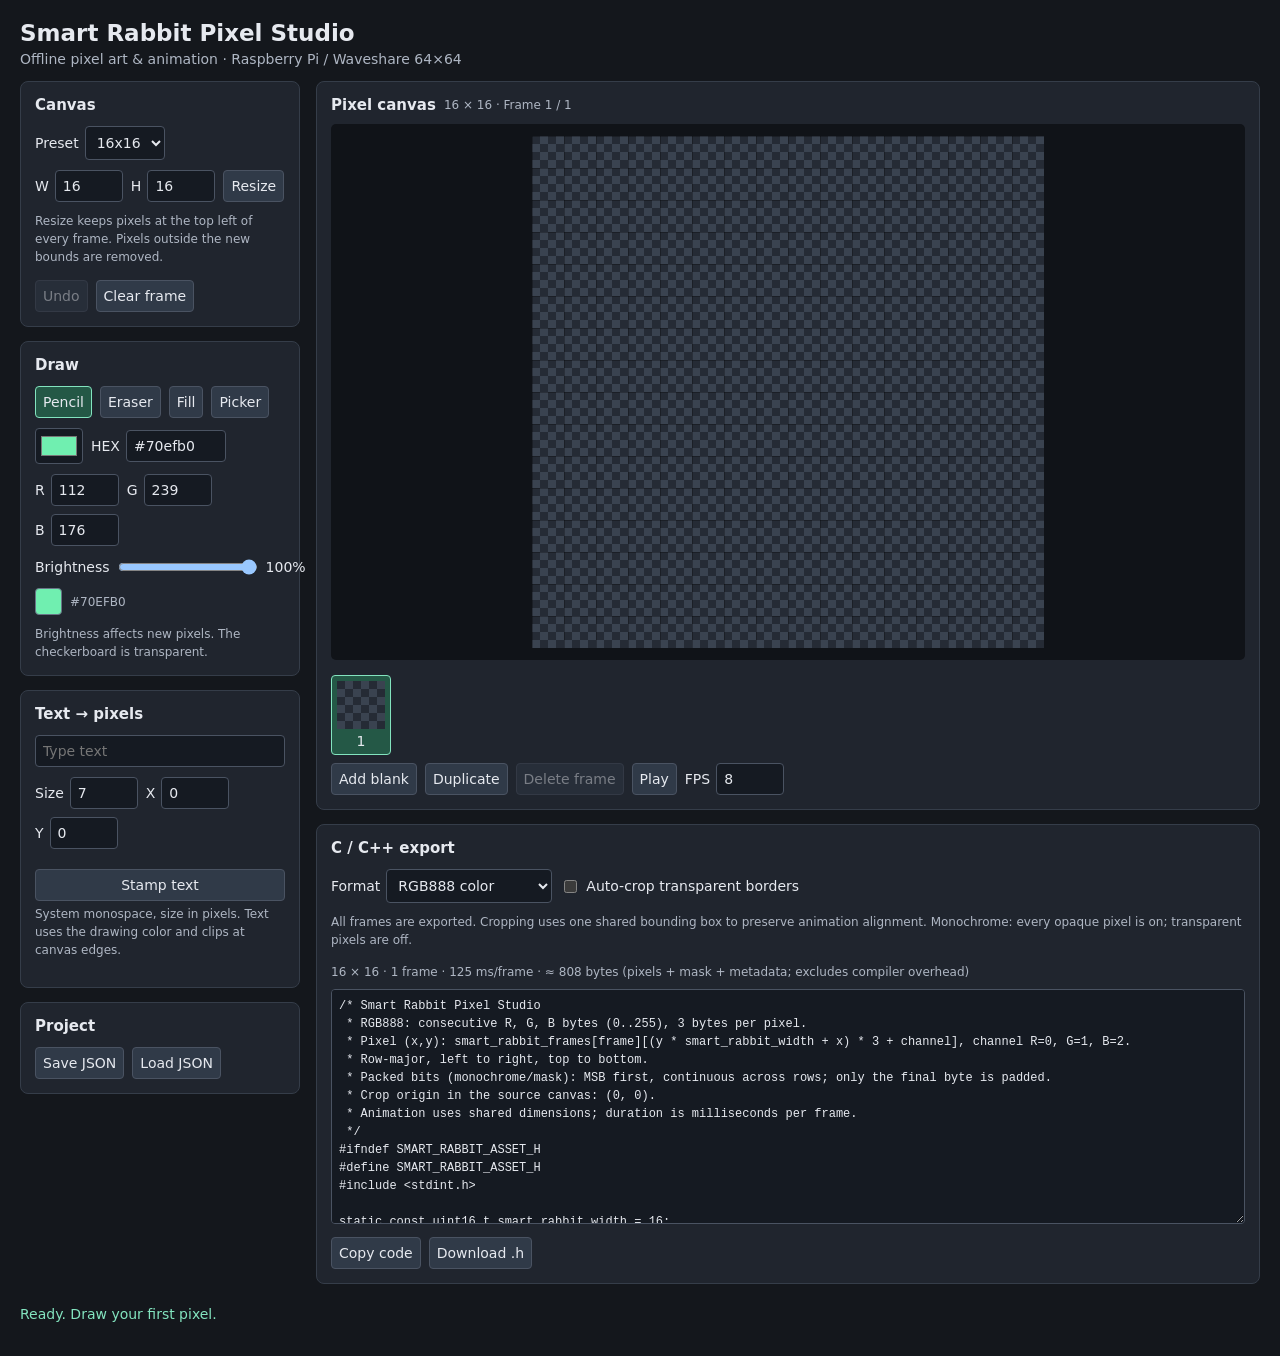
<file: index.html>
<!doctype html>
<html lang="en">
<head>
<meta charset="utf-8">
<meta name="viewport" content="width=device-width,initial-scale=1">
<title>Smart Rabbit Pixel Studio</title>
<style>
  :root { color-scheme: dark; font: 14px system-ui, sans-serif; background: #14171c; color: #e6e9ef; }
  * { box-sizing: border-box; }
  body { margin: 0 auto; padding: 20px; max-width: 1400px; }
  h1 { font-size: 23px; margin: 0 0 5px; } h2 { font-size: 15px; margin: 0 0 12px; }
  p { color: #aeb6c3; margin: 4px 0 14px; }
  main { display: grid; grid-template-columns: 280px minmax(0,1fr); gap: 16px; }
  section { background: #20252e; border: 1px solid #353d49; border-radius: 8px; padding: 14px; margin-bottom: 14px; }
  label { display: inline-flex; align-items: center; gap: 6px; } .stack { display: flex; flex-direction: column; gap: 10px; }
  .row { display: flex; flex-wrap: wrap; align-items: center; gap: 8px; margin-bottom: 10px; } .row:last-child { margin-bottom: 0; }
  input, select, button, textarea { font: inherit; border: 1px solid #4a5362; border-radius: 4px; background: #151a22; color: inherit; padding: 7px; }
  button { cursor: pointer; background: #303a48; } button:hover { background: #414f62; }
  button.active, button[aria-pressed="true"] { border-color: #83e4bf; background: #245846; }
  button:disabled { opacity: .45; cursor: default; } input[type=number] { width: 68px; } input[type=color] { width: 48px; height: 36px; padding: 3px; }
  input[type=range] { padding: 0; width: 140px; } input[type=checkbox] { accent-color: #83e4bf; }
  #hex { width: 100px; } #text { width: 100%; } #swatch { width: 27px; height: 27px; border: 1px solid #697587; border-radius: 4px; }
  .hint { font-size: 12px; color: #aeb6c3; line-height: 1.5; } .wide { width: 100%; }
  #stage { overflow: auto; padding: 12px; background: #101318; text-align: center; border-radius: 5px; }
  .checker { background-color: #252b35; background-image: conic-gradient(#3a4350 25%,transparent 0 50%,#3a4350 0 75%,transparent 0); background-size: 16px 16px; }
  #canvas { display: block; margin: auto; image-rendering: pixelated; touch-action: none; cursor: crosshair; }
  #frames { display: flex; gap: 8px; overflow-x: auto; padding: 3px 0 8px; margin-top: 12px; }
  .frame { flex: 0 0 auto; padding: 5px; min-width: 58px; } .frame canvas { display: block; width: 48px; height: 48px; object-fit: contain; image-rendering: pixelated; margin-bottom: 4px; }
  textarea { width: 100%; min-height: 235px; resize: vertical; font: 12px/1.5 Consolas, monospace; tab-size: 2; }
  #status { min-height: 22px; color: #83e4bf; margin: 8px 0; } #exportInfo { margin: 8px 0; }
  @media(max-width: 760px) { body { padding: 12px; } main { grid-template-columns: 1fr; } aside { display: grid; grid-template-columns: repeat(auto-fit,minmax(240px,1fr)); gap: 12px; } aside section { margin: 0; } }
</style>
</head>
<body>
<header><h1>Smart Rabbit Pixel Studio</h1><p>Offline pixel art &amp; animation · Raspberry Pi / Waveshare 64×64</p></header>
<main>
<aside>
  <section>
    <h2>Canvas</h2>
    <div class="row"><label>Preset <select id="preset"><option>5x7</option><option>8x8</option><option selected>16x16</option><option>32x32</option><option>64x64</option></select></label></div>
    <div class="row"><label>W <input id="width" type="number" min="1" max="64" value="16"></label><label>H <input id="height" type="number" min="1" max="64" value="16"></label><button id="resize">Resize</button></div>
    <p class="hint">Resize keeps pixels at the top left of every frame. Pixels outside the new bounds are removed.</p>
    <div class="row"><button id="undo" disabled>Undo</button><button id="clear">Clear frame</button></div>
  </section>
  <section>
    <h2>Draw</h2>
    <div class="row" id="tools"><button data-tool="pencil" aria-pressed="true">Pencil</button><button data-tool="eraser" aria-pressed="false">Eraser</button><button data-tool="fill" aria-pressed="false">Fill</button><button data-tool="picker" aria-pressed="false">Picker</button></div>
    <div class="row"><input id="color" type="color" value="#70efb0" aria-label="Drawing color"><label>HEX <input id="hex" value="#70efb0" maxlength="7" spellcheck="false"></label></div>
    <div class="row"><label>R <input id="r" type="number" min="0" max="255" value="112"></label><label>G <input id="g" type="number" min="0" max="255" value="239"></label><label>B <input id="b" type="number" min="0" max="255" value="176"></label></div>
    <label>Brightness <input id="brightness" type="range" min="0" max="100" value="100"><output id="brightnessValue">100%</output></label>
    <div class="row" style="margin-top:10px"><span id="swatch"></span><span id="effective" class="hint"></span></div>
    <span class="hint">Brightness affects new pixels. The checkerboard is transparent.</span>
  </section>
  <section>
    <h2>Text → pixels</h2>
    <div class="stack"><input id="text" placeholder="Type text" aria-label="Text to draw"><div class="row"><label>Size <input id="textSize" type="number" min="1" max="64" value="7"></label><label>X <input id="textX" type="number" min="0" max="63" value="0"></label><label>Y <input id="textY" type="number" min="0" max="63" value="0"></label></div><button id="stamp">Stamp text</button></div>
    <p class="hint">System monospace, size in pixels. Text uses the drawing color and clips at canvas edges.</p>
  </section>
  <section><h2>Project</h2><div class="row"><button id="save">Save JSON</button><button id="load">Load JSON</button><input id="projectFile" type="file" accept=".json,application/json" hidden></div></section>
</aside>
<div>
  <section>
    <div class="row"><h2 style="margin:0">Pixel canvas</h2><span id="canvasInfo" class="hint"></span></div>
    <div id="stage"><canvas id="canvas" class="checker" aria-label="Pixel drawing canvas"></canvas></div>
    <div id="frames" aria-label="Animation frames"></div>
    <div class="row"><button id="add">Add blank</button><button id="duplicate">Duplicate</button><button id="delete">Delete frame</button><button id="play">Play</button><label>FPS <input id="fps" type="number" min="1" max="60" value="8"></label></div>
  </section>
  <section>
    <h2>C / C++ export</h2>
    <div class="row"><label>Format <select id="format"><option value="rgb888">RGB888 color</option><option value="rgb565">RGB565 color</option><option value="mono">1-bit monochrome</option></select></label><label><input id="crop" type="checkbox">Auto-crop transparent borders</label></div>
    <p class="hint">All frames are exported. Cropping uses one shared bounding box to preserve animation alignment. Monochrome: every opaque pixel is on; transparent pixels are off.</p>
    <div id="exportInfo" class="hint"></div>
    <textarea id="code" readonly spellcheck="false" aria-label="Generated C or C++ code"></textarea>
    <div class="row" style="margin-top:10px"><button id="copy">Copy code</button><button id="download">Download .h</button></div>
  </section>
</div>
</main>
<div id="status" role="status" aria-live="polite">Ready. Draw your first pixel.</div>
<script>
'use strict';
const $ = id => document.getElementById(id);
let width = 16, height = 16, frames = [Array(256).fill(null)], current = 0;
let tool = 'pencil', baseColor = 0x70efb0, brightness = 100, history = [], timer = null;
let drawing = false, lastPoint = null;
const canvas = $('canvas'), ctx = canvas.getContext('2d');
let cell = 24;
const clamp = (n, lo, hi) => Math.max(lo, Math.min(hi, n));
const integer = (value, fallback, lo, hi) => Number.isFinite(Number(value)) && String(value).trim() !== '' ? clamp(Math.round(Number(value)), lo, hi) : fallback;
const hex = value => '#' + value.toString(16).padStart(6, '0');
const say = message => { $('status').textContent = message; };
function drawingColor() {
  const scale = brightness / 100;
  return (Math.round((baseColor >> 16) * scale) << 16) | (Math.round(((baseColor >> 8) & 255) * scale) << 8) | Math.round((baseColor & 255) * scale);
}
function syncColor() {
  $('color').value = $('hex').value = hex(baseColor);
  $('r').value = baseColor >> 16; $('g').value = (baseColor >> 8) & 255; $('b').value = baseColor & 255;
  $('brightness').value = brightness; $('brightnessValue').textContent = brightness + '%';
  $('swatch').style.background = hex(drawingColor()); $('effective').textContent = hex(drawingColor()).toUpperCase();
}
function stop() { if (timer !== null) clearInterval(timer); timer = null; $('play').textContent = 'Play'; }
function remember() {
  stop(); history.push({width, height, frames: frames.map(f => f.slice()), current});
  if (history.length > 30) history.shift(); $('undo').disabled = false;
}
function renderCanvas() {
  cell = Math.max(7, Math.min(36, Math.floor(512 / Math.max(width, height))));
  const cw = width * cell, ch = height * cell;
  if (canvas.width !== cw || canvas.height !== ch) { canvas.width = cw; canvas.height = ch; }
  ctx.clearRect(0, 0, cw, ch);
  frames[current].forEach((color, i) => { if (color !== null) { ctx.fillStyle = hex(color); ctx.fillRect((i % width) * cell, Math.floor(i / width) * cell, cell, cell); } });
  ctx.strokeStyle = 'rgba(0,0,0,.27)'; ctx.lineWidth = 1; ctx.beginPath();
  for (let x = 0; x <= width; x++) { ctx.moveTo(x * cell + .5, 0); ctx.lineTo(x * cell + .5, ch); }
  for (let y = 0; y <= height; y++) { ctx.moveTo(0, y * cell + .5); ctx.lineTo(cw, y * cell + .5); } ctx.stroke();
  $('canvasInfo').textContent = `${width} × ${height} · Frame ${current + 1} / ${frames.length}`;
  [...$('frames').children].forEach((button, i) => { button.classList.toggle('active', i === current); button.setAttribute('aria-pressed', String(i === current)); });
}
function renderFrames() {
  $('frames').replaceChildren();
  frames.forEach((frame, index) => {
    const button = document.createElement('button'); button.className = 'frame'; button.title = `Select frame ${index + 1}`;
    const thumb = document.createElement('canvas'); thumb.width = width; thumb.height = height; thumb.className = 'checker';
    const tc = thumb.getContext('2d'); frame.forEach((color, i) => { if (color !== null) { tc.fillStyle = hex(color); tc.fillRect(i % width, Math.floor(i / width), 1, 1); } });
    button.append(thumb, document.createTextNode(String(index + 1)));
    button.onclick = () => { finishStroke(); stop(); current = index; renderCanvas(); };
    $('frames').append(button);
  });
}
function refresh() {
  $('width').value = width; $('height').value = height;
  $('delete').disabled = frames.length === 1; $('undo').disabled = history.length === 0;
  renderFrames(); renderCanvas(); generate();
}
function resize(w, h) {
  finishStroke(); if (w === width && h === height) return;
  remember(); const oldW = width, oldH = height;
  frames = frames.map(frame => { const next = Array(w * h).fill(null); for (let y = 0; y < Math.min(h, oldH); y++) for (let x = 0; x < Math.min(w, oldW); x++) next[y * w + x] = frame[y * oldW + x]; return next; });
  width = w; height = h; refresh(); say(`Canvas resized to ${w} × ${h}. Undo restores clipped pixels.`);
}
function point(event) {
  const rect = canvas.getBoundingClientRect();
  const x = Math.floor((event.clientX - rect.left) * width / rect.width), y = Math.floor((event.clientY - rect.top) * height / rect.height);
  return x >= 0 && x < width && y >= 0 && y < height ? {x,y} : null;
}
function paintLine(a, b) {
  let x = a.x, y = a.y; const dx = Math.abs(b.x - x), sx = x < b.x ? 1 : -1, dy = -Math.abs(b.y - y), sy = y < b.y ? 1 : -1;
  let err = dx + dy; const color = tool === 'eraser' ? null : drawingColor();
  while (true) { frames[current][y * width + x] = color; if (x === b.x && y === b.y) break; const e = 2 * err; if (e >= dy) { err += dy; x += sx; } if (e <= dx) { err += dx; y += sy; } }
}
function fill(p) {
  const frame = frames[current], target = frame[p.y * width + p.x], replacement = drawingColor(); if (target === replacement) return;
  const stack = [p.y * width + p.x]; frame[stack[0]] = replacement;
  while (stack.length) {
    const i = stack.pop(), x = i % width, y = Math.floor(i / width);
    const neighbors = []; if (x > 0) neighbors.push(i - 1); if (x < width - 1) neighbors.push(i + 1); if (y > 0) neighbors.push(i - width); if (y < height - 1) neighbors.push(i + width);
    for (const next of neighbors) if (frame[next] === target) { frame[next] = replacement; stack.push(next); }
  }
}
function finishStroke() {
  if (!drawing) return; drawing = false; lastPoint = null; renderFrames(); renderCanvas(); generate();
}
canvas.addEventListener('pointerdown', event => {
  if (event.button !== 0) return; event.preventDefault(); stop(); const p = point(event); if (!p) return;
  if (tool === 'picker') { const color = frames[current][p.y * width + p.x]; if (color !== null) { baseColor = color; brightness = 100; syncColor(); say('Drawing color picked.'); } else say('Transparent pixel; drawing color unchanged.'); return; }
  remember();
  if (tool === 'fill') { fill(p); refresh(); return; }
  drawing = true; lastPoint = p; canvas.setPointerCapture(event.pointerId); paintLine(p, p); renderCanvas();
});
canvas.addEventListener('pointermove', event => { if (!drawing) return; const p = point(event); if (p) { paintLine(lastPoint || p, p); renderCanvas(); } lastPoint = p; });
canvas.addEventListener('pointerup', finishStroke); canvas.addEventListener('pointercancel', finishStroke); canvas.addEventListener('lostpointercapture', finishStroke);
$('tools').onclick = event => { if (!event.target.dataset.tool) return; finishStroke(); tool = event.target.dataset.tool; for (const b of $('tools').children) b.setAttribute('aria-pressed', String(b.dataset.tool === tool)); };
$('color').oninput = () => { baseColor = parseInt($('color').value.slice(1),16); syncColor(); };
$('hex').oninput = () => { const value = $('hex').value.trim().replace(/^#/, ''); if (/^[0-9a-f]{6}$/i.test(value)) { baseColor = parseInt(value,16); syncColor(); } };
$('hex').onchange = () => { let value = $('hex').value.trim().replace(/^#/, ''); if (/^[0-9a-f]{3}$/i.test(value)) value = [...value].map(c => c+c).join(''); if (/^[0-9a-f]{6}$/i.test(value)) baseColor = parseInt(value,16); else say('Enter a valid 3- or 6-digit HEX color.'); syncColor(); };
for (const id of ['r','g','b']) $(id).oninput = $(id).onchange = () => { baseColor = (integer($('r').value,0,0,255)<<16) | (integer($('g').value,0,0,255)<<8) | integer($('b').value,0,0,255); syncColor(); };
$('brightness').oninput = () => { brightness = Number($('brightness').value); syncColor(); };
$('resize').onclick = () => resize(integer($('width').value,width,1,64),integer($('height').value,height,1,64));
$('preset').onchange = () => { const [w,h] = $('preset').value.split('x').map(Number); resize(w,h); };
$('undo').onclick = () => { finishStroke(); if (!history.length) return; stop(); ({width,height,frames,current} = history.pop()); refresh(); say('Undone.'); };
$('clear').onclick = () => { finishStroke(); remember(); frames[current].fill(null); refresh(); };
$('stamp').onclick = () => {
  const text = $('text').value; if (!text) { say('Type text first.'); return; }
  finishStroke(); const size = integer($('textSize').value,7,1,64), x = integer($('textX').value,0,0,width-1), y = integer($('textY').value,0,0,height-1);
  const temp = document.createElement('canvas'); temp.width = width; temp.height = height;
  const tc = temp.getContext('2d'); tc.font = `${size}px monospace`; tc.textBaseline = 'top'; tc.fillStyle = '#fff'; tc.fillText(text,x,y);
  const data = tc.getImageData(0,0,width,height).data; remember(); for (let i = 0; i < width * height; i++) if (data[i*4+3] >= 96) frames[current][i] = drawingColor(); refresh(); say('Text converted to editable pixels.');
};
$('add').onclick = () => { finishStroke(); remember(); frames.splice(current+1,0,Array(width*height).fill(null)); current++; refresh(); };
$('duplicate').onclick = () => { finishStroke(); remember(); frames.splice(current+1,0,frames[current].slice()); current++; refresh(); };
$('delete').onclick = () => { if (frames.length <= 1) return; finishStroke(); remember(); frames.splice(current,1); current = Math.min(current,frames.length-1); refresh(); };
function fps() { return integer($('fps').value,8,1,60); }
function play() { finishStroke(); if (timer !== null) { stop(); return; } $('fps').value = fps(); $('play').textContent = 'Pause'; timer = setInterval(() => { current = (current+1)%frames.length; renderCanvas(); },1000/fps()); }
$('play').onclick = play;
$('fps').onchange = () => { const playing = timer !== null; stop(); $('fps').value = fps(); generate(); if (playing) play(); };
function bounds() {
  if (!$('crop').checked) return {x:0,y:0,w:width,h:height};
  let left = width, top = height, right = -1, bottom = -1;
  for (const frame of frames) frame.forEach((color,i) => { if (color !== null) { const x = i%width, y = Math.floor(i/width); left = Math.min(left,x); top = Math.min(top,y); right = Math.max(right,x); bottom = Math.max(bottom,y); } });
  return right < 0 ? {x:0,y:0,w:1,h:1} : {x:left,y:top,w:right-left+1,h:bottom-top+1};
}
function pack(pixels) {
  const bytes = Array(Math.ceil(pixels.length/8)).fill(0); pixels.forEach((color,i) => { if (color !== null) bytes[i>>3] |= 0x80 >> (i&7); }); return bytes;
}
function generate() {
  const b = bounds(), mono = $('format').value === 'mono', rgb888 = $('format').value === 'rgb888', count = frames.length, duration = Math.round(1000/fps());
  const pixels = frames.map(frame => { const out = []; for (let y = b.y; y < b.y+b.h; y++) for (let x = b.x; x < b.x+b.w; x++) out.push(frame[y*width+x]); return out; });
  const masked = !mono && pixels.some(frame => frame.some(color => color === null));
  const data = pixels.map(frame => mono ? pack(frame) : rgb888 ? frame.flatMap(color => color === null ? [0,0,0] : [color>>16,(color>>8)&255,color&255]) : frame.map(color => color === null ? 0 : (((color>>19)&31)<<11) | (((color>>10)&63)<<5) | ((color>>3)&31)));
  const array = (name,type,values,digits) => {
    const lines = values.map((frame,i) => { const rows = []; for (let j = 0; j < frame.length; j+=12) rows.push('    '+frame.slice(j,j+12).map(v=>'0x'+v.toString(16).toUpperCase().padStart(digits,'0')).join(', ')); return `  { /* frame ${i+1} */\n${rows.join(',\n')}\n  }`; });
    return `static const ${type} ${name}[${count}][${values[0].length}] = {\n${lines.join(',\n')}\n};\n`;
  };
  let code = `/* Smart Rabbit Pixel Studio\n * ${mono ? '1-bit: 1 = opaque/on, 0 = transparent/off.' : rgb888 ? 'RGB888: consecutive R, G, B bytes (0..255), 3 bytes per pixel.\n * Pixel (x,y): smart_rabbit_frames[frame][(y * smart_rabbit_width + x) * 3 + channel], channel R=0, G=1, B=2.' : 'RGB565: RRRRRGGG GGGBBBBB, numeric uint16_t values.'}\n * Row-major, left to right, top to bottom.\n * Packed bits (monochrome/mask): MSB first, continuous across rows; only the final byte is padded.\n * Crop origin in the source canvas: (${b.x}, ${b.y}).\n * Animation uses shared dimensions; duration is milliseconds per frame.\n */\n#ifndef SMART_RABBIT_ASSET_H\n#define SMART_RABBIT_ASSET_H\n#include <stdint.h>\n\nstatic const uint16_t smart_rabbit_width = ${b.w};\nstatic const uint16_t smart_rabbit_height = ${b.h};\nstatic const uint16_t smart_rabbit_frame_count = ${count};\nstatic const uint16_t smart_rabbit_frame_duration_ms[${count}] = { ${Array(count).fill(duration).join(', ')} };\n\n`;
  code += array('smart_rabbit_frames',mono||rgb888?'uint8_t':'uint16_t',data,mono||rgb888?2:4);
  if (masked) code += '\n/* Transparency mask: 1 = draw, 0 = skip; same packed-bit order. */\n'+array('smart_rabbit_mask','uint8_t',pixels.map(pack),2);
  code += '\n#endif /* SMART_RABBIT_ASSET_H */\n'; $('code').value = code;
  const bytes = count * (data[0].length * (mono||rgb888?1:2) + (masked?Math.ceil(b.w*b.h/8):0) + 2) + 6;
  $('exportInfo').textContent = `${b.w} × ${b.h} · ${count} frame${count===1?'':'s'} · ${duration} ms/frame · ≈ ${bytes.toLocaleString()} bytes (pixels${masked?' + mask':''} + metadata; excludes compiler overhead)${$('crop').checked && pixels.every(f=>f.every(c=>c===null))?' · Empty asset: 1 × 1 transparent.':''}`;
}
$('format').onchange = generate; $('crop').onchange = generate;
function download(name, content, type) {
  const url = URL.createObjectURL(new Blob([content],{type})), link = document.createElement('a'); link.href = url; link.download = name; document.body.append(link); link.click(); link.remove(); setTimeout(()=>URL.revokeObjectURL(url),10000);
}
$('download').onclick = () => { finishStroke(); generate(); download('smart_rabbit.h',$('code').value,'text/plain'); say('Header downloaded.'); };
$('copy').onclick = async () => {
  finishStroke(); generate();
  try { if (!navigator.clipboard || !window.isSecureContext) throw new Error(); await navigator.clipboard.writeText($('code').value); say('Code copied.'); }
  catch { $('code').focus(); $('code').select(); try { if (!document.execCommand('copy')) throw new Error(); say('Code copied.'); } catch { say('Code selected. Press Ctrl+C to copy.'); } }
};
$('save').onclick = () => {
  finishStroke(); download('smart_rabbit.json',JSON.stringify({app:'Smart Rabbit Pixel Studio',version:1,width,height,frames,current,fps:fps(),baseColor,brightness,format:$('format').value,crop:$('crop').checked}),'application/json'); say('Editable project saved.');
};
$('load').onclick = () => $('projectFile').click();
$('projectFile').onchange = async event => {
  const file = event.target.files[0]; if (!file) return;
  try {
    if (file.size > 20*1024*1024) throw new Error('Project exceeds 20 MB.');
    const project = JSON.parse(await file.text()), validDimension = n => Number.isInteger(n) && n>=1 && n<=64;
    if (project.version !== 1 || !validDimension(project.width) || !validDimension(project.height) || !Array.isArray(project.frames) || !project.frames.length || project.frames.length>65535 || !project.frames.every(f=>Array.isArray(f) && f.length===project.width*project.height && f.every(c=>c===null || (Number.isInteger(c) && c>=0 && c<=0xffffff)))) throw new Error('Invalid project dimensions or pixel data.');
    finishStroke(); remember(); width = project.width; height = project.height; frames = project.frames;
    current = integer(project.current,0,0,frames.length-1); $('fps').value = integer(project.fps,8,1,60);
    baseColor = integer(project.baseColor,0x70efb0,0,0xffffff); brightness = integer(project.brightness,100,0,100);
    $('format').value = ['rgb888','rgb565','mono'].includes(project.format) ? project.format : 'rgb888'; $('crop').checked = project.crop === true;
    syncColor(); refresh(); say('Project loaded.');
  } catch (error) { say('Could not load project: '+error.message); }
  event.target.value = '';
};
syncColor(); refresh();
</script>
</body>
</html>
</file>
